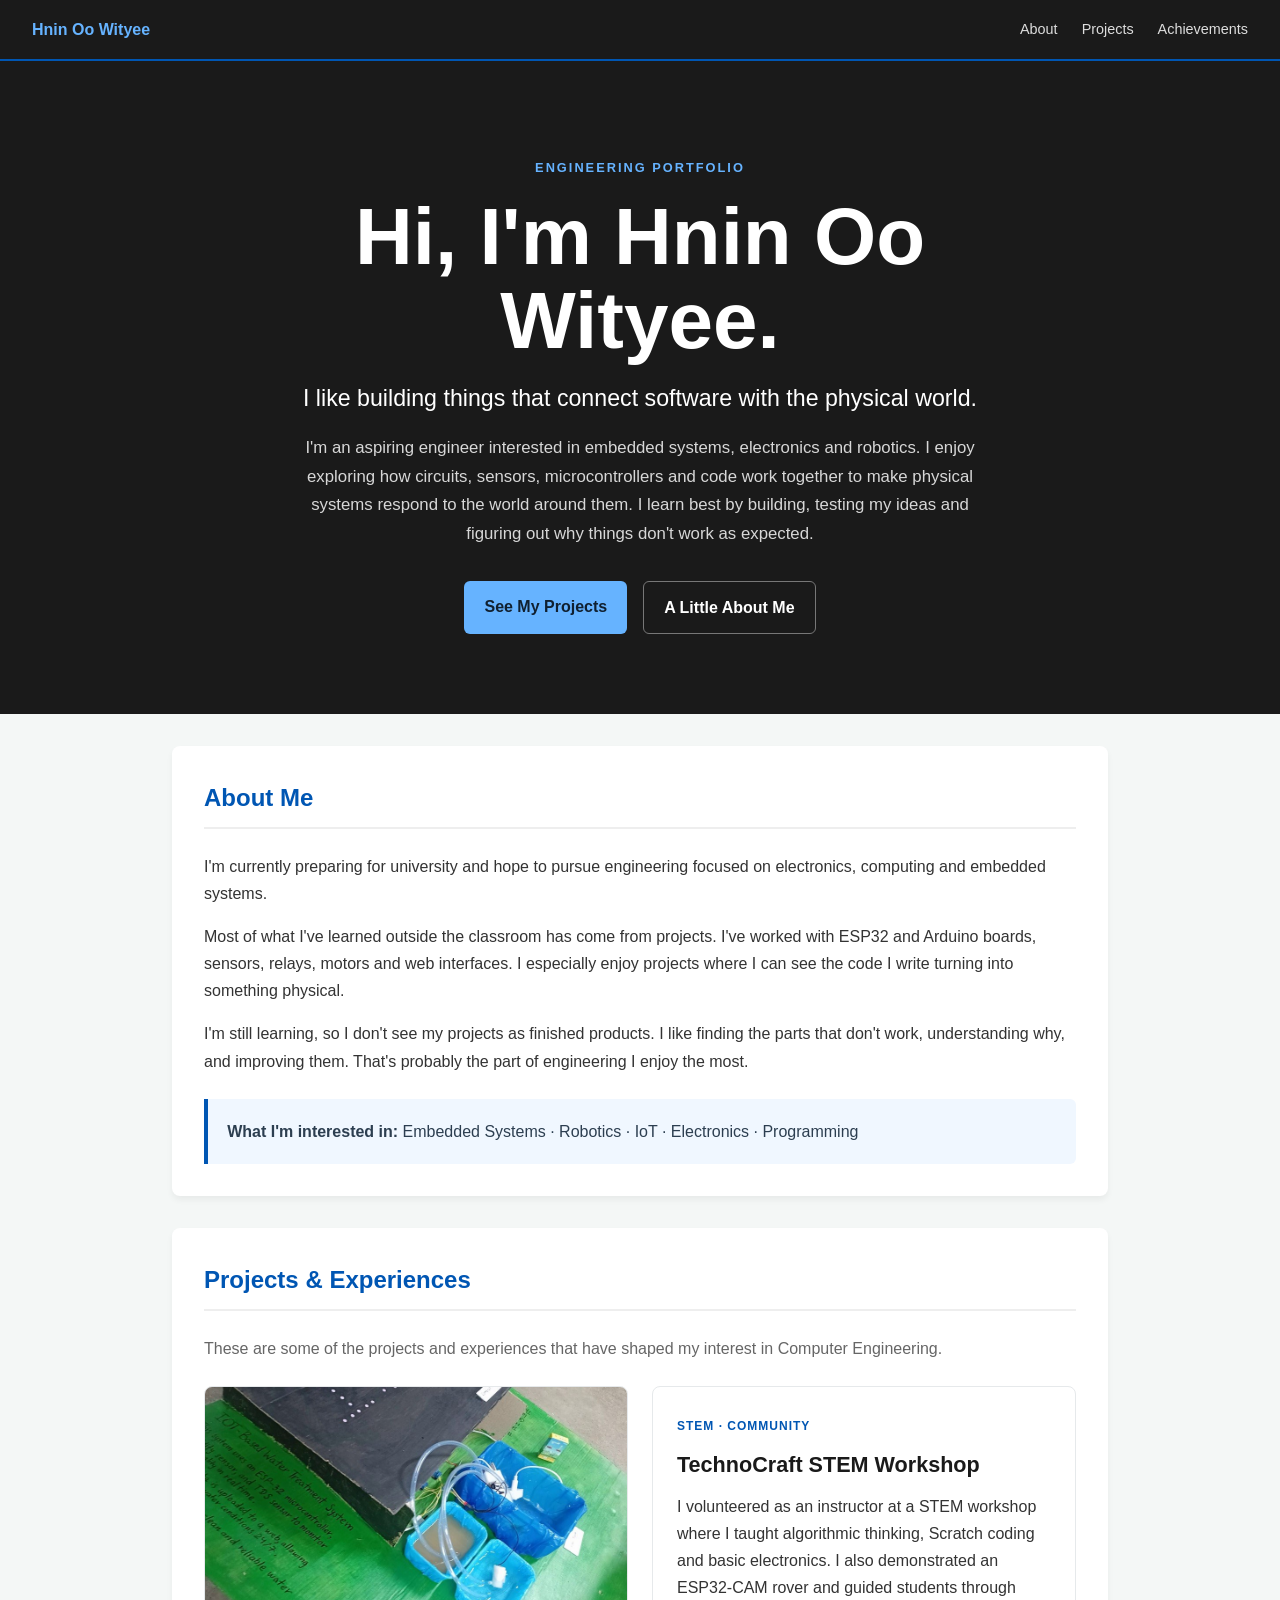
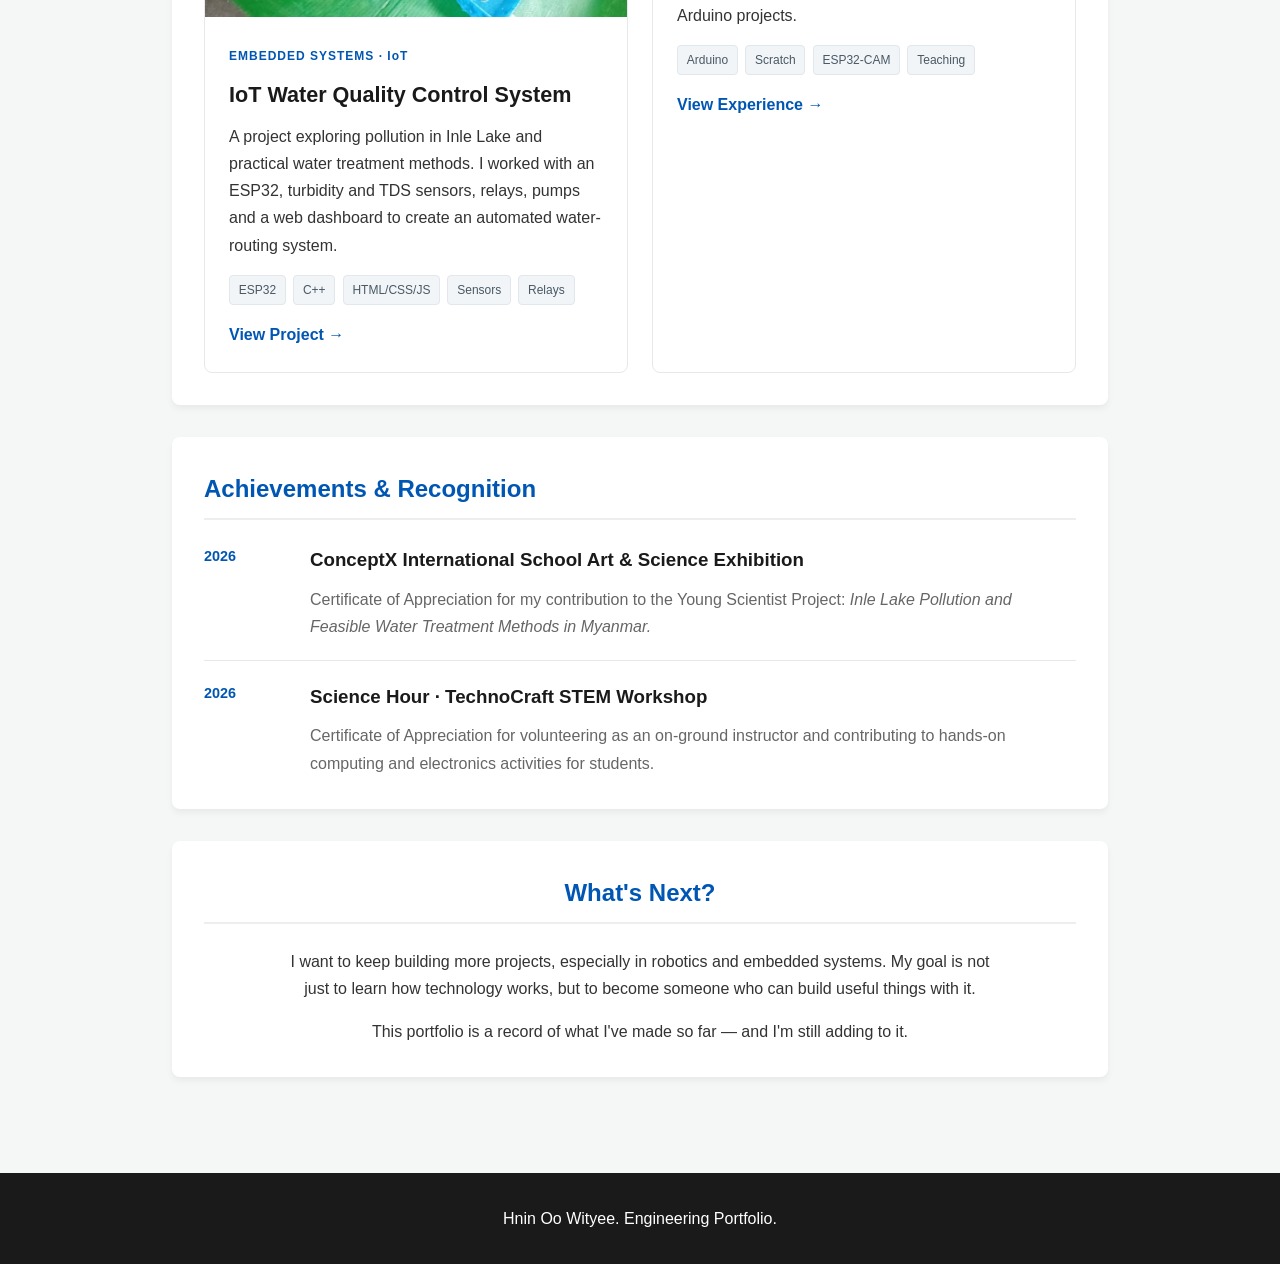
<file: index.html>
<!DOCTYPE html>
<html lang="en">
<head>
<meta charset="UTF-8">
<meta name="viewport" content="width=device-width, initial-scale=1.0">
<title>Hnin Oo Wityee | Computer Engineering Portfolio</title>
<link rel="stylesheet" href="index.css">
</head>
<body>

<nav class="nav-bar">
    <a href="home.html" class="nav-name">Hnin Oo Wityee</a>
    <div class="nav-links">
        <a href="#about">About</a>
        <a href="#projects">Projects</a>
        <a href="#achievements">Achievements</a>
    </div>
</nav>

<header class="hero">
    <div class="hero-content">
        <p class="eyebrow">ENGINEERING PORTFOLIO</p>
        <h1>Hi, I'm Hnin Oo Wityee.</h1>
        <p class="hero-subtitle">I like building things that connect software with the physical world.</p>
        <p class="hero-text">
            I'm an aspiring engineer interested in embedded systems, electronics and robotics. I enjoy 
            exploring how circuits, sensors, microcontrollers and code work together to make physical 
            systems respond to the world around them. I learn best by building, testing my ideas and 
            figuring out why things don't work as expected.
        </p>
        <div class="hero-buttons">
            <a href="#projects" class="button primary-button">See My Projects</a>
            <a href="#about" class="button secondary-button">A Little About Me</a>
        </div>
    </div>
</header>

<main class="container">

<section id="about">
    <h2>About Me</h2>
    <p>
        I'm currently preparing for university and hope to pursue engineering focused on electronics,
        computing and embedded systems.
    </p>
    <p>
        Most of what I've learned outside the classroom has come from projects. I've worked
        with ESP32 and Arduino boards, sensors, relays, motors and web interfaces. I especially
        enjoy projects where I can see the code I write turning into something physical.
    </p>
    <p>
        I'm still learning, so I don't see my projects as finished products. I like finding
        the parts that don't work, understanding why, and improving them. That's probably the
        part of engineering I enjoy the most.
    </p>
    <div class="quote-box">
        <strong>What I'm interested in:</strong>
        Embedded Systems · Robotics · IoT · Electronics · Programming
    </div>
</section>

<section id="projects">
    <h2>Projects & Experiences</h2>
    <p class="section-intro">
        These are some of the projects and experiences that have shaped my interest in Computer Engineering.
    </p>

    <div class="project-grid">
        <article class="project-card">
            <div class="project-image">
                <img src="circuit.jpg" alt="ESP32 water quality control system with sensors, pumps and water tanks">
            </div>
            <div class="project-content">
                <span class="project-tag">EMBEDDED SYSTEMS · IoT</span>
                <h3>IoT Water Quality Control System</h3>
                <p>
                    A project exploring pollution in Inle Lake and practical water treatment methods.
                    I worked with an ESP32, turbidity and TDS sensors, relays, pumps and a web dashboard
                    to create an automated water-routing system.
                </p>
                <div class="tech-tags">
                    <span>ESP32</span><span>C++</span><span>HTML/CSS/JS</span><span>Sensors</span><span>Relays</span>
                </div>
                <a href="inle.html" class="project-link">View Project →</a>
            </div>
        </article>

        <article class="project-card">
            <div class="project-content">
                <span class="project-tag">STEM · COMMUNITY</span>
                <h3>TechnoCraft STEM Workshop</h3>
                <p>
                    I volunteered as an instructor at a STEM workshop where I taught algorithmic
                    thinking, Scratch coding and basic electronics. I also demonstrated an ESP32-CAM
                    rover and guided students through Arduino projects.
                </p>
                <div class="tech-tags">
                    <span>Arduino</span><span>Scratch</span><span>ESP32-CAM</span><span>Teaching</span>
                </div>
                <a href="technocraft.html" class="project-link">View Experience →</a>
            </div>
        </article>
    </div>
</section>



<section id="achievements">
    <h2>Achievements & Recognition</h2>
    <div class="achievement-list">
        <div class="achievement-item">
            <div class="achievement-year">2026</div>
            <div>
                <h3>ConceptX International School Art & Science Exhibition</h3>
                <p>Certificate of Appreciation for my contribution to the Young Scientist Project:
                <em>Inle Lake Pollution and Feasible Water Treatment Methods in Myanmar.</em></p>
            </div>
        </div>
        <div class="achievement-item">
            <div class="achievement-year">2026</div>
            <div>
                <h3>Science Hour · TechnoCraft STEM Workshop</h3>
                <p>Certificate of Appreciation for volunteering as an on-ground instructor and
                contributing to hands-on computing and electronics activities for students.</p>
            </div>
        </div>
    </div>
</section>

<section class="closing-section">
    <h2>What's Next?</h2>
    <p>
        I want to keep building more projects, especially in robotics and embedded systems.
        My goal is not just to learn how technology works, but to become someone who can build useful things with it.
    </p>
    <p>This portfolio is a record of what I've made so far — and I'm still adding to it.</p>
</section>

</main>

<footer>
    <p>Hnin Oo Wityee. Engineering Portfolio.</p>
</footer>
</body>
</html>
</file>
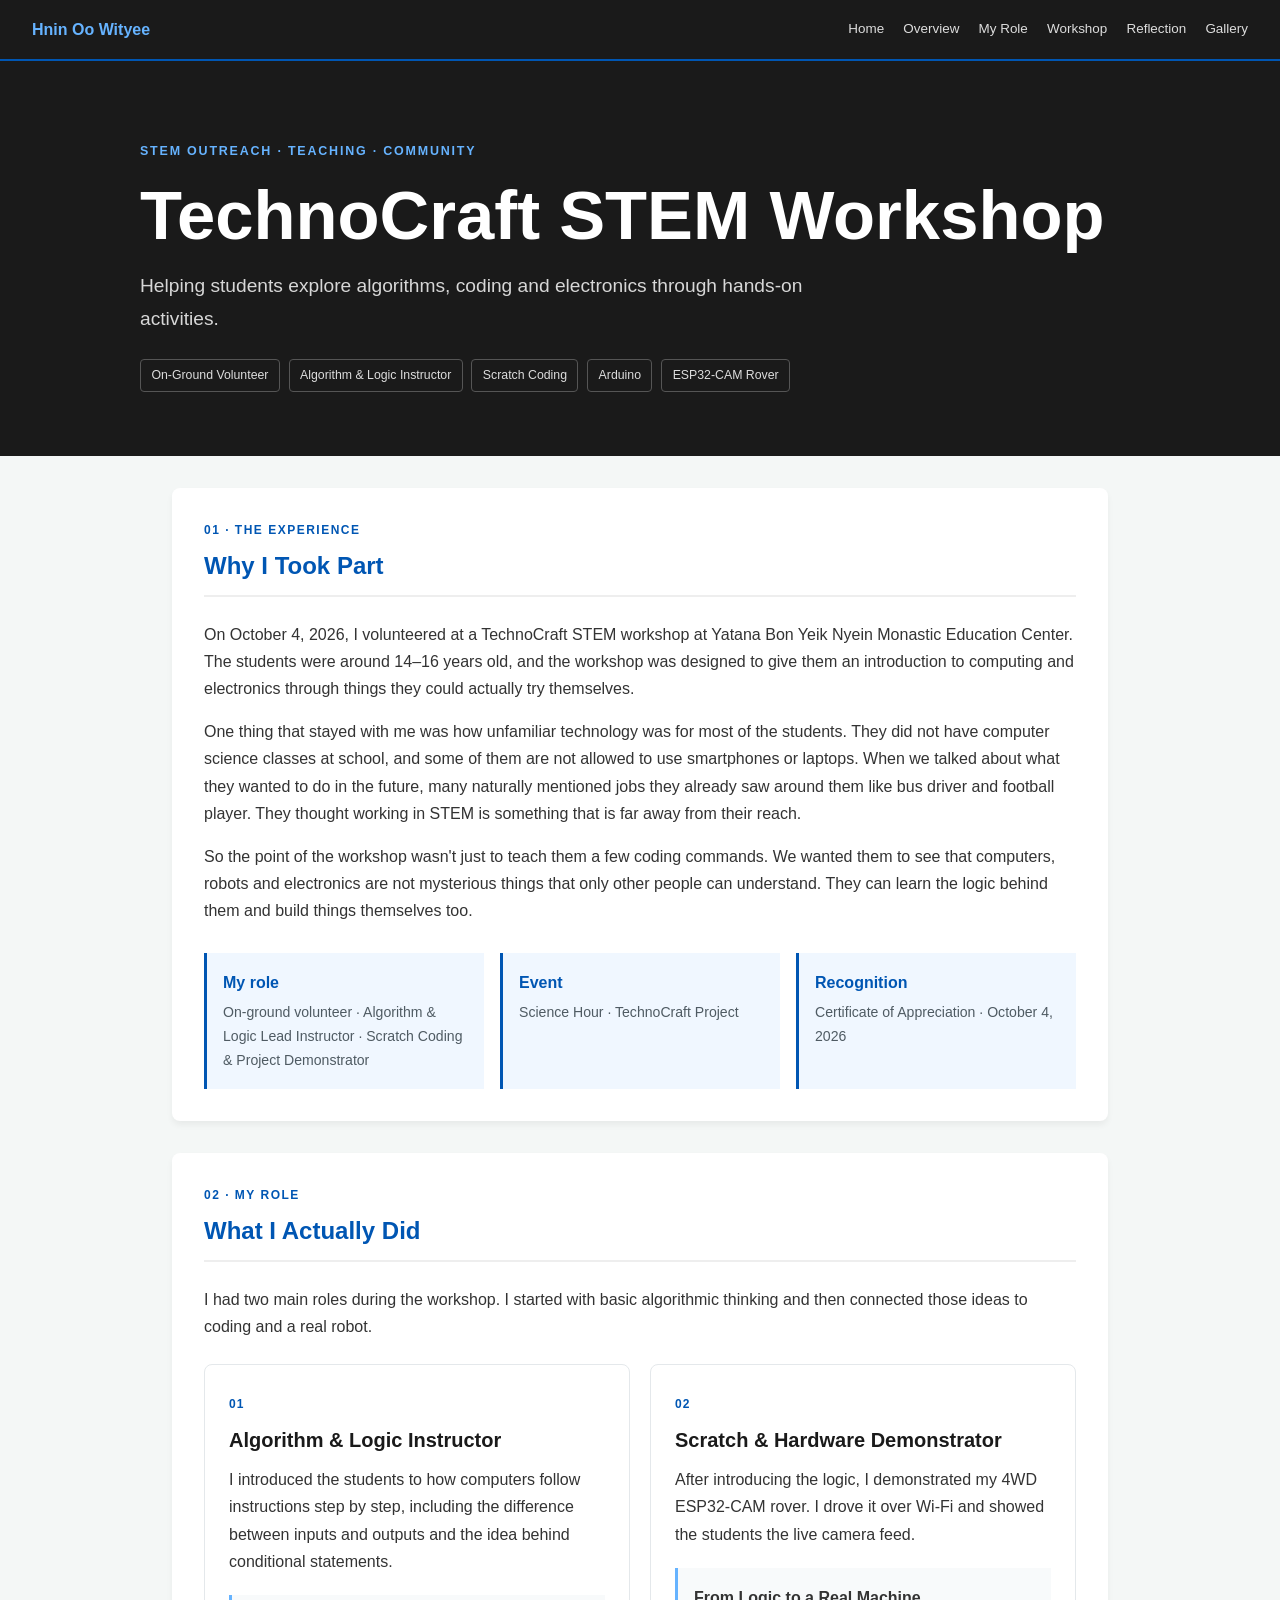
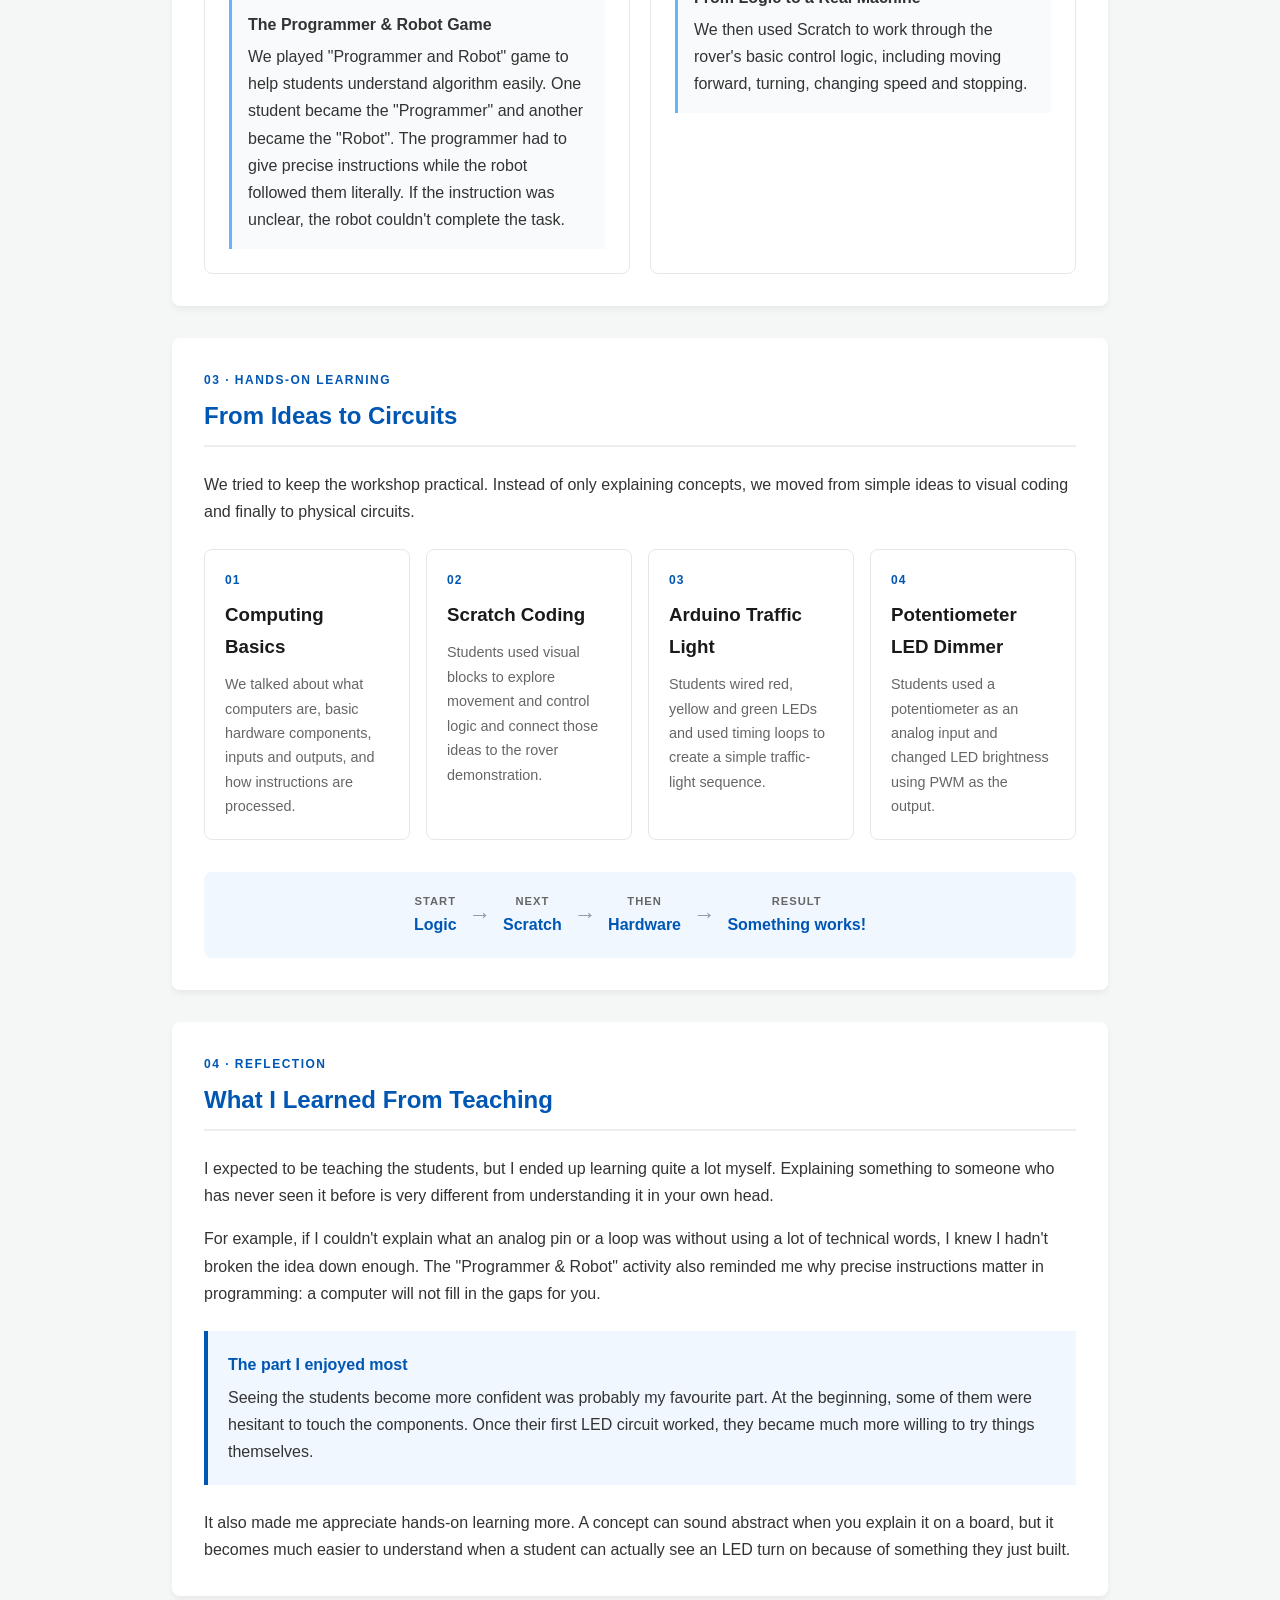
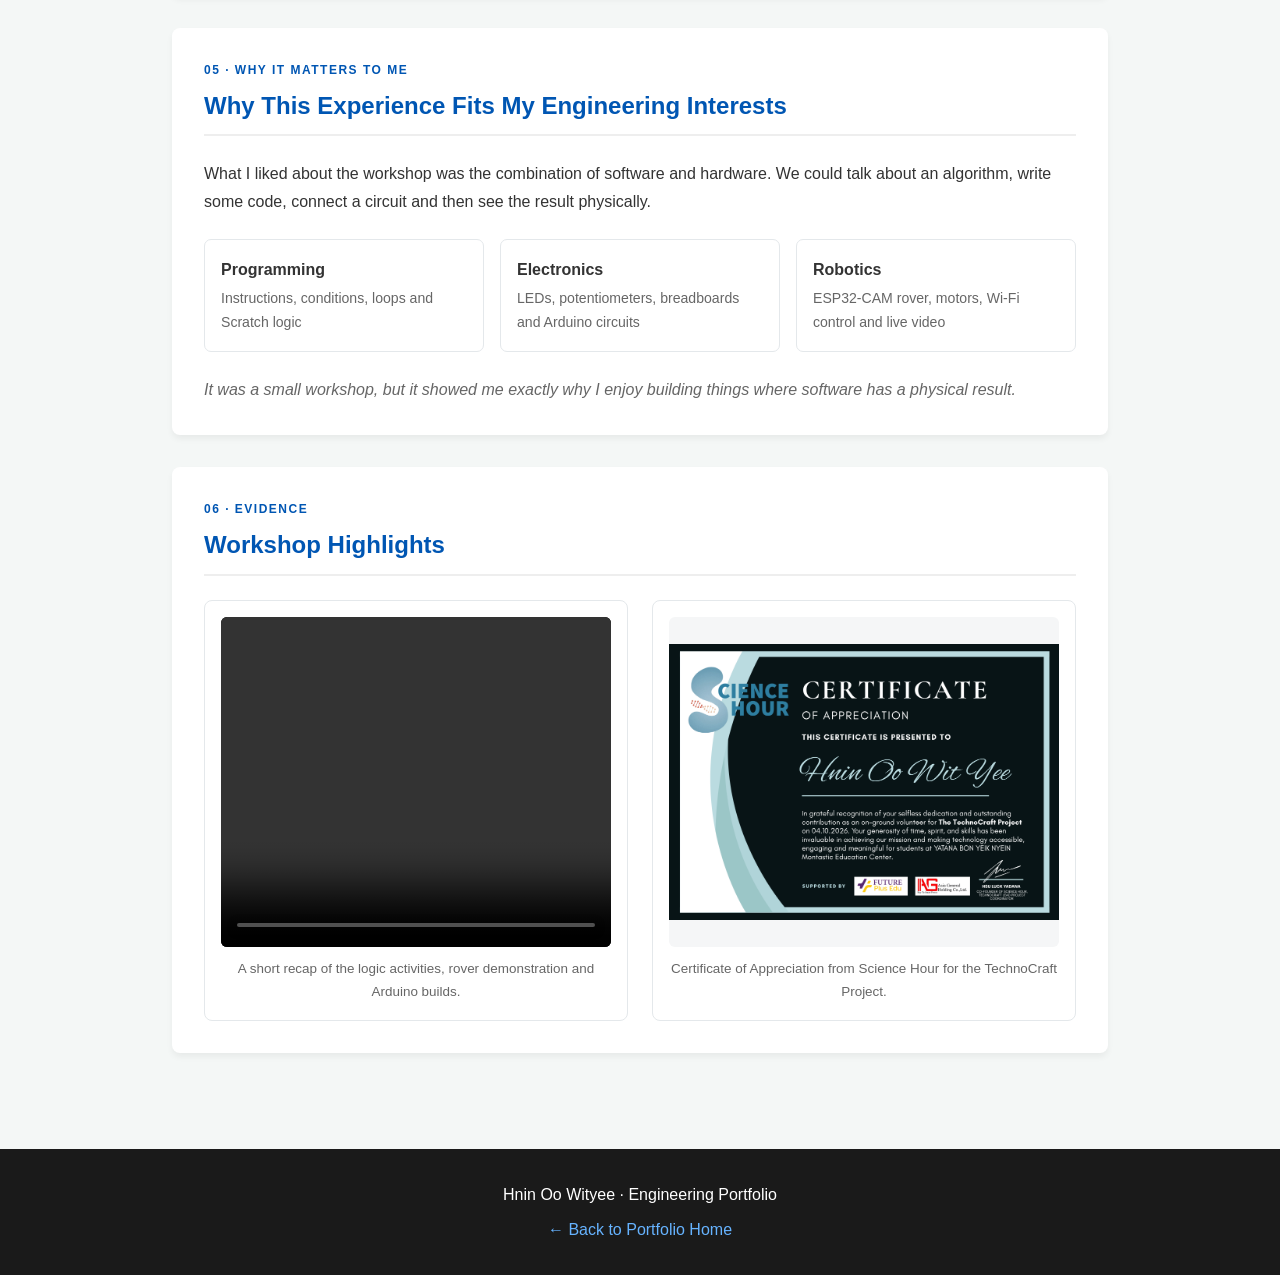
<file: technocraft.html>
<!DOCTYPE html>
<html lang="en">
<head>
    <meta charset="UTF-8">
    <meta name="viewport" content="width=device-width, initial-scale=1.0">
    <title>TechnoCraft STEM Workshop | Hnin Oo Wityee</title>
    <link rel="stylesheet" href="technocraft.css">
</head>

<body>

<nav class="nav-bar">
    <a href="index.html" class="nav-name">Hnin Oo Wityee</a>

    <div class="nav-links">
        <a href="index.html">Home</a>
        <a href="#overview">Overview</a>
        <a href="#role">My Role</a>
        <a href="#workshop">Workshop</a>
        <a href="#reflection">Reflection</a>
        <a href="#gallery">Gallery</a>
    </div>
</nav>

<header class="hero">
    <div class="hero-inner">
        <p class="eyebrow">STEM OUTREACH · TEACHING · COMMUNITY</p>

        <h1>TechnoCraft STEM Workshop</h1>

        <p class="hero-subtitle">
            Helping students explore algorithms, coding and electronics through hands-on activities.
        </p>

        <div class="hero-meta">
            <span>On-Ground Volunteer</span>
            <span>Algorithm & Logic Instructor</span>
            <span>Scratch Coding</span>
            <span>Arduino</span>
            <span>ESP32-CAM Rover</span>
        </div>
    </div>
</header>

<main class="container">

    <!-- Overview -->
    <section id="overview">
        <div class="section-label">01 · THE EXPERIENCE</div>
        <h2>Why I Took Part</h2>

        <p>
            On October 4, 2026, I volunteered at a TechnoCraft STEM workshop at
            Yatana Bon Yeik Nyein Monastic Education Center. The students were around
            14–16 years old, and the workshop was designed to give them an introduction
            to computing and electronics through things they could actually try themselves.
        </p>

        <p>
            One thing that stayed with me was how unfamiliar technology was for most of
            the students. They did not have computer science classes at school, and some
            of them are not allowed to use smartphones or laptops. When we talked about what they
            wanted to do in the future, many naturally mentioned jobs they already saw
            around them like bus driver and football player. They thought working in STEM
            is something that is far away from their reach.
        </p>

        <p>
            So the point of the workshop wasn't just to teach them a few coding commands.
            We wanted them to see that computers, robots and electronics are not mysterious
            things that only other people can understand. They can learn the logic behind
            them and build things themselves too.
        </p>

        <div class="recognition-box">
            <div>
                <strong>My role</strong>
                <span>On-ground volunteer · Algorithm & Logic Lead Instructor · Scratch Coding & Project Demonstrator</span>
            </div>

            <div>
                <strong>Event</strong>
                <span>Science Hour · TechnoCraft Project</span>
            </div>

            <div>
                <strong>Recognition</strong>
                <span>Certificate of Appreciation · October 4, 2026</span>
            </div>
        </div>
    </section>

    <!-- My role -->
    <section id="role">
        <div class="section-label">02 · MY ROLE</div>
        <h2>What I Actually Did</h2>

        <p>
            I had two main roles during the workshop. I started with basic algorithmic
            thinking and then connected those ideas to coding and a real robot.
        </p>

        <div class="role-grid">

            <article class="role-card">
                <span class="role-number">01</span>
                <h3>Algorithm & Logic Instructor</h3>

                <p>
                    I introduced the students to how computers follow instructions step
                    by step, including the difference between inputs and outputs and the
                    idea behind conditional statements.
                </p>

                <div class="activity">
                    <strong>The Programmer & Robot Game</strong>
                    <p>
                        We played "Programmer and Robot" game to help students understand algorithm
                        easily. One student became the "Programmer" and another became the "Robot".
                        The programmer had to give precise instructions while the robot
                        followed them literally. If the instruction was unclear, the robot
                        couldn't complete the task.
                    </p>
                </div>
            </article>

            <article class="role-card">
                <span class="role-number">02</span>
                <h3>Scratch & Hardware Demonstrator</h3>

                <p>
                    After introducing the logic, I demonstrated my 4WD ESP32-CAM rover.
                    I drove it over Wi-Fi and showed the students the live camera feed.
                </p>

                <div class="activity">
                    <strong>From Logic to a Real Machine</strong>
                    <p>
                        We then used Scratch to work through the rover's basic control
                        logic, including moving forward, turning, changing speed and
                        stopping.
                    </p>
                </div>
            </article>

        </div>
    </section>

    <!-- Workshop -->
    <section id="workshop">
        <div class="section-label">03 · HANDS-ON LEARNING</div>
        <h2>From Ideas to Circuits</h2>

        <p>
            We tried to keep the workshop practical. Instead of only explaining concepts,
            we moved from simple ideas to visual coding and finally to physical circuits.
        </p>

        <div class="workshop-grid">

            <div class="workshop-card">
                <div class="card-number">01</div>
                <h3>Computing Basics</h3>
                <p>
                    We talked about what computers are, basic hardware components,
                    inputs and outputs, and how instructions are processed.
                </p>
            </div>

            <div class="workshop-card">
                <div class="card-number">02</div>
                <h3>Scratch Coding</h3>
                <p>
                    Students used visual blocks to explore movement and control logic
                    and connect those ideas to the rover demonstration.
                </p>
            </div>

            <div class="workshop-card">
                <div class="card-number">03</div>
                <h3>Arduino Traffic Light</h3>
                <p>
                    Students wired red, yellow and green LEDs and used timing loops
                    to create a simple traffic-light sequence.
                </p>
            </div>

            <div class="workshop-card">
                <div class="card-number">04</div>
                <h3>Potentiometer LED Dimmer</h3>
                <p>
                    Students used a potentiometer as an analog input and changed
                    LED brightness using PWM as the output.
                </p>
            </div>

        </div>

        <div class="learning-flow">
            <div>
                <span>START</span>
                <strong>Logic</strong>
            </div>
            <div class="arrow">→</div>
            <div>
                <span>NEXT</span>
                <strong>Scratch</strong>
            </div>
            <div class="arrow">→</div>
            <div>
                <span>THEN</span>
                <strong>Hardware</strong>
            </div>
            <div class="arrow">→</div>
            <div>
                <span>RESULT</span>
                <strong>Something works!</strong>
            </div>
        </div>
    </section>

    <!-- What I learned -->
    <section id="reflection">
        <div class="section-label">04 · REFLECTION</div>
        <h2>What I Learned From Teaching</h2>

        <p>
            I expected to be teaching the students, but I ended up learning quite a lot
            myself. Explaining something to someone who has never seen it before is very
            different from understanding it in your own head.
        </p>

        <p>
            For example, if I couldn't explain what an analog pin or a loop was without
            using a lot of technical words, I knew I hadn't broken the idea down enough.
            The "Programmer & Robot" activity also reminded me why precise instructions
            matter in programming: a computer will not fill in the gaps for you.
        </p>

        <div class="reflection-highlight">
            <strong>The part I enjoyed most</strong>
            <p>
                Seeing the students become more confident was probably my favourite part.
                At the beginning, some of them were hesitant to touch the components.
                Once their first LED circuit worked, they became much more willing to
                try things themselves.
            </p>
        </div>

        <p>
            It also made me appreciate hands-on learning more. A concept can sound abstract
            when you explain it on a board, but it becomes much easier to understand when
            a student can actually see an LED turn on because of something they just built.
        </p>
    </section>

    <!-- Engineering connection -->
    <section id="engineering">
        <div class="section-label">05 · WHY IT MATTERS TO ME</div>
        <h2>Why This Experience Fits My Engineering Interests</h2>

        <p>
            What I liked about the workshop was the combination of software and hardware.
            We could talk about an algorithm, write some code, connect a circuit and then
            see the result physically.
        </p>

        <div class="connection-grid">
            <div>
                <strong>Programming</strong>
                <span>Instructions, conditions, loops and Scratch logic</span>
            </div>

            <div>
                <strong>Electronics</strong>
                <span>LEDs, potentiometers, breadboards and Arduino circuits</span>
            </div>

            <div>
                <strong>Robotics</strong>
                <span>ESP32-CAM rover, motors, Wi-Fi control and live video</span>
            </div>
        </div>

        <p class="closing-note">
            It was a small workshop, but it showed me exactly why I enjoy building things
            where software has a physical result.
        </p>
    </section>

    <!-- Gallery -->
    <section id="gallery">
        <div class="section-label">06 · EVIDENCE</div>
        <h2>Workshop Highlights</h2>

        <div class="media-grid">

            <figure class="media-card video-card">
                <video controls>
                    <source src="technocraft.mp4" type="video/mp4">
                    Your browser does not support the video tag.
                </video>

                <figcaption>
                    A short recap of the logic activities, rover demonstration and Arduino builds.
                </figcaption>
            </figure>

            <figure class="media-card certificate-card">
                <img
                    src="technocraft_certificate.png"
                    alt="Certificate of Appreciation for Hnin Oo Wityee from Science Hour"
                >

                <figcaption>
                    Certificate of Appreciation from Science Hour for the TechnoCraft Project.
                </figcaption>
            </figure>

        </div>
    </section>

</main>

<footer>
    <p>Hnin Oo Wityee · Engineering Portfolio</p>
    <a href="index.html">← Back to Portfolio Home</a>
</footer>

</body>
</html>
</file>
<file: index.css>
:root {
    --primary-color: #0056b3;
    --secondary-color: #1a1a1a;
    --bg-color: #f4f7f6;
    --text-color: #333;
    --muted-color: #666;
    --card-bg: #fff;
    --accent-color: #66b3ff;
    --border-color: #e6e9eb;
}
* { margin:0; padding:0; box-sizing:border-box; font-family:'Segoe UI',Tahoma,Geneva,Verdana,sans-serif; }
html { scroll-behavior:smooth; }
body { background:var(--bg-color); color:var(--text-color); line-height:1.7; }
.nav-bar { background:var(--secondary-color); padding:1rem 2rem; display:flex; justify-content:space-between; align-items:center; border-bottom:2px solid var(--primary-color); position:sticky; top:0; z-index:10; }
.nav-name { color:var(--accent-color); text-decoration:none; font-weight:700; }
.nav-links { display:flex; gap:1.5rem; }
.nav-links a { color:#ddd; text-decoration:none; font-size:.9rem; }
.nav-links a:hover { color:var(--accent-color); }
.hero { background:var(--secondary-color); color:#fff; padding:6rem 2rem 5rem; text-align:center; }
.hero-content { max-width:850px; margin:auto; }
.eyebrow { color:var(--accent-color); font-size:.8rem; font-weight:700; letter-spacing:2px; margin-bottom:1rem; }
.hero h1 { font-size:clamp(3rem,8vw,5rem); line-height:1.05; margin-bottom:1rem; }
.hero-subtitle { font-size:1.45rem; margin-bottom:1rem; }
.hero-text { max-width:680px; margin:auto; color:#d7d7d7; font-size:1.05rem; }
.hero-buttons { display:flex; justify-content:center; gap:1rem; flex-wrap:wrap; margin-top:2rem; }
.button { display:inline-block; padding:.75rem 1.25rem; border-radius:6px; text-decoration:none; font-weight:600; transition:.2s; }
.primary-button { background:var(--accent-color); color:#102030; }
.secondary-button { border:1px solid #777; color:#fff; }
.button:hover { transform:translateY(-2px); }
.container { max-width:1000px; margin:auto; padding:2rem; }
section { background:var(--card-bg); margin-bottom:2rem; padding:2rem; border-radius:8px; box-shadow:0 4px 6px rgba(0,0,0,.05); }
h2 { color:var(--primary-color); border-bottom:2px solid #eee; padding-bottom:.5rem; margin-bottom:1.5rem; }
h3 { color:var(--secondary-color); margin-bottom:.6rem; }
section p + p { margin-top:1rem; }
.section-intro { color:var(--muted-color); }
.quote-box { background:#f0f7ff; border-left:4px solid var(--primary-color); padding:1.2rem; margin-top:1.5rem; border-radius:0 6px 6px 0; color:#2c3e50; }
.project-grid { display:grid; grid-template-columns:repeat(auto-fit,minmax(300px,1fr)); gap:1.5rem; margin-top:1.5rem; }
.project-card { border:1px solid var(--border-color); border-radius:8px; overflow:hidden; background:#fff; display:flex; flex-direction:column; transition:.2s; }
.project-card:hover { transform:translateY(-3px); box-shadow:0 8px 18px rgba(0,0,0,.08); }
.project-image { height:230px; background:#eef2f4; overflow:hidden; }
.project-image img { width:100%; height:100%; object-fit:cover; }
.project-content { padding:1.5rem; flex:1; }
.project-tag { color:var(--primary-color); font-size:.75rem; font-weight:700; letter-spacing:1px; }
.project-content h3 { margin-top:.5rem; font-size:1.35rem; }
.tech-tags { display:flex; flex-wrap:wrap; gap:.45rem; margin:1rem 0; }
.tech-tags span { background:#f1f5f8; border:1px solid #e1e7eb; color:#4a5964; padding:.25rem .55rem; border-radius:4px; font-size:.75rem; }
.project-link { color:var(--primary-color); text-decoration:none; font-weight:700; }
.project-link:hover { text-decoration:underline; }
.skills-grid { display:grid; grid-template-columns:repeat(auto-fit,minmax(220px,1fr)); gap:1.5rem; }
.skill-group { border-left:3px solid var(--primary-color); padding-left:1rem; }
.skill-group ul { list-style:none; }
.skill-group li { margin-bottom:.35rem; }
.achievement-list { display:flex; flex-direction:column; gap:1.25rem; }
.achievement-item { display:grid; grid-template-columns:90px 1fr; gap:1rem; padding-bottom:1.25rem; border-bottom:1px solid var(--border-color); }
.achievement-item:last-child { border-bottom:none; padding-bottom:0; }
.achievement-year { color:var(--primary-color); font-weight:700; font-size:.9rem; }
.achievement-item p { color:var(--muted-color); }
.closing-section { text-align:center; }
.closing-section p { max-width:720px; margin-left:auto; margin-right:auto; }
footer { text-align:center; padding:2rem; background:var(--secondary-color); color:#fff; margin-top:2rem; }
@media(max-width:650px) {
    .nav-bar { padding:.9rem 1rem; }
    .nav-links { gap:.7rem; }
    .nav-links a { font-size:.75rem; }
    .hero { padding:4.5rem 1.5rem 4rem; }
    .hero-subtitle { font-size:1.2rem; }
    .container { padding:1rem; }
    section { padding:1.4rem; }
    .achievement-item { grid-template-columns:1fr; gap:.25rem; }
}
</file>
<file: technocraft.css>
:root {
    --primary-color: #0056b3;
    --secondary-color: #1a1a1a;
    --bg-color: #f4f7f6;
    --text-color: #333;
    --muted-color: #666;
    --card-bg: #ffffff;
    --accent-color: #66b3ff;
    --border-color: #e4e8eb;
    --soft-blue: #f0f7ff;
}

* {
    margin: 0;
    padding: 0;
    box-sizing: border-box;
    font-family: 'Segoe UI', Tahoma, Geneva, Verdana, sans-serif;
}

html {
    scroll-behavior: smooth;
}

body {
    background: var(--bg-color);
    color: var(--text-color);
    line-height: 1.7;
}

/* Navigation */
.nav-bar {
    background: var(--secondary-color);
    padding: 1rem 2rem;
    display: flex;
    justify-content: space-between;
    align-items: center;
    gap: 1rem;
    border-bottom: 2px solid var(--primary-color);
    position: sticky;
    top: 0;
    z-index: 10;
}

.nav-name {
    color: var(--accent-color);
    text-decoration: none;
    font-weight: 700;
    white-space: nowrap;
}

.nav-links {
    display: flex;
    gap: 1.2rem;
    flex-wrap: wrap;
    justify-content: flex-end;
}

.nav-links a {
    color: #ddd;
    text-decoration: none;
    font-size: 0.84rem;
}

.nav-links a:hover {
    color: var(--accent-color);
}

/* Hero */
.hero {
    background: var(--secondary-color);
    color: white;
    padding: 5rem 2rem 4rem;
}

.hero-inner {
    max-width: 1000px;
    margin: 0 auto;
}

.eyebrow {
    color: var(--accent-color);
    font-size: 0.78rem;
    font-weight: 700;
    letter-spacing: 1.8px;
    margin-bottom: 1rem;
}

.hero h1 {
    font-size: clamp(2.5rem, 6vw, 4.3rem);
    line-height: 1.1;
    margin-bottom: 1rem;
}

.hero-subtitle {
    color: #d7d7d7;
    font-size: 1.2rem;
    max-width: 700px;
}

.hero-meta {
    display: flex;
    flex-wrap: wrap;
    gap: 0.55rem;
    margin-top: 1.5rem;
}

.hero-meta span {
    border: 1px solid #555;
    color: #ddd;
    border-radius: 4px;
    padding: 0.3rem 0.65rem;
    font-size: 0.77rem;
}

/* Layout */
.container {
    max-width: 1000px;
    margin: 0 auto;
    padding: 2rem;
}

section {
    background: var(--card-bg);
    margin-bottom: 2rem;
    padding: 2rem;
    border-radius: 8px;
    box-shadow: 0 4px 6px rgba(0, 0, 0, 0.05);
}

section p + p {
    margin-top: 1rem;
}

.section-label {
    color: var(--primary-color);
    font-size: 0.75rem;
    font-weight: 700;
    letter-spacing: 1.5px;
    margin-bottom: 0.35rem;
}

h2 {
    color: var(--primary-color);
    border-bottom: 2px solid #eee;
    padding-bottom: 0.5rem;
    margin-bottom: 1.5rem;
}

h3 {
    color: var(--secondary-color);
    margin-bottom: 0.6rem;
}

p {
    max-width: 900px;
}

/* Recognition */
.recognition-box {
    display: grid;
    grid-template-columns: repeat(3, 1fr);
    gap: 1rem;
    margin-top: 1.75rem;
}

.recognition-box > div {
    background: var(--soft-blue);
    border-left: 3px solid var(--primary-color);
    padding: 1rem;
}

.recognition-box strong,
.recognition-box span {
    display: block;
}

.recognition-box strong {
    color: var(--primary-color);
    margin-bottom: 0.35rem;
}

.recognition-box span {
    color: #4f5b63;
    font-size: 0.88rem;
}

/* Roles */
.role-grid {
    display: grid;
    grid-template-columns: repeat(2, 1fr);
    gap: 1.25rem;
    margin-top: 1.5rem;
}

.role-card {
    border: 1px solid var(--border-color);
    border-radius: 8px;
    padding: 1.5rem;
    position: relative;
}

.role-number {
    display: inline-block;
    color: var(--primary-color);
    font-size: 0.75rem;
    font-weight: 800;
    letter-spacing: 1px;
    margin-bottom: 0.5rem;
}

.role-card h3 {
    font-size: 1.25rem;
}

.activity {
    background: #f8fafb;
    border-left: 3px solid var(--accent-color);
    padding: 1rem;
    margin-top: 1.25rem;
}

.activity strong {
    display: block;
    margin-bottom: 0.3rem;
}

/* Workshop cards */
.workshop-grid {
    display: grid;
    grid-template-columns: repeat(4, 1fr);
    gap: 1rem;
    margin-top: 1.5rem;
}

.workshop-card {
    border: 1px solid var(--border-color);
    border-radius: 8px;
    padding: 1.25rem;
}

.card-number {
    color: var(--primary-color);
    font-size: 0.75rem;
    font-weight: 800;
    letter-spacing: 1px;
    margin-bottom: 0.5rem;
}

.workshop-card p {
    color: var(--muted-color);
    font-size: 0.9rem;
}

.learning-flow {
    display: flex;
    align-items: center;
    justify-content: center;
    gap: 0.75rem;
    flex-wrap: wrap;
    margin-top: 2rem;
    padding: 1.25rem;
    background: var(--soft-blue);
    border-radius: 8px;
}

.learning-flow div:not(.arrow) {
    text-align: center;
}

.learning-flow span,
.learning-flow strong {
    display: block;
}

.learning-flow span {
    color: var(--muted-color);
    font-size: 0.7rem;
    font-weight: 700;
    letter-spacing: 1px;
}

.learning-flow strong {
    color: var(--primary-color);
}

.arrow {
    color: #8b9aa5;
    font-size: 1.4rem;
}

/* Reflection */
.reflection-highlight {
    margin: 1.5rem 0;
    background: var(--soft-blue);
    border-left: 4px solid var(--primary-color);
    padding: 1.25rem;
}

.reflection-highlight strong {
    color: var(--primary-color);
}

.reflection-highlight p {
    margin-top: 0.35rem;
}

/* Engineering connection */
.connection-grid {
    display: grid;
    grid-template-columns: repeat(3, 1fr);
    gap: 1rem;
    margin: 1.5rem 0;
}

.connection-grid > div {
    border: 1px solid var(--border-color);
    padding: 1rem;
    border-radius: 7px;
}

.connection-grid strong,
.connection-grid span {
    display: block;
}

.connection-grid strong {
    margin-bottom: 0.25rem;
}

.connection-grid span {
    color: var(--muted-color);
    font-size: 0.88rem;
}

.closing-note {
    color: var(--muted-color);
    font-style: italic;
}

/* Media */
.media-grid {
    display: grid;
    grid-template-columns: repeat(2, 1fr);
    gap: 1.5rem;
    margin-top: 1.5rem;
}

.media-card {
    border: 1px solid var(--border-color);
    border-radius: 8px;
    padding: 1rem;
    background: #fff;
}

.media-card video,
.media-card img {
    width: 100%;
    height: 330px;
    display: block;
    object-fit: contain;
    background: #f5f6f7;
    border-radius: 6px;
}

.media-card video {
    background: #000;
}

.media-card figcaption {
    text-align: center;
    color: var(--muted-color);
    font-size: 0.84rem;
    margin-top: 0.7rem;
}

/* Footer */
/* Footer */
footer {
    display: flex;
    flex-direction: column;
    align-items: center;
    justify-content: center;
    padding: 2rem;
    background: var(--secondary-color);
    color: white;
    margin-top: 2rem;
    text-align: center;
}

footer a {
    display: inline-block;
    margin-top: 0.5rem;
    color: var(--accent-color);
    text-decoration: none;
}

footer a:hover {
    text-decoration: underline;
}

/* Mobile */
@media (max-width: 800px) {
    .nav-bar {
        align-items: flex-start;
        flex-direction: column;
        padding: 0.9rem 1rem;
    }

    .nav-links {
        justify-content: flex-start;
    }

    .recognition-box,
    .role-grid,
    .connection-grid,
    .media-grid {
        grid-template-columns: 1fr;
    }

    .workshop-grid {
        grid-template-columns: repeat(2, 1fr);
    }
}

@media (max-width: 520px) {
    .hero {
        padding: 4rem 1.4rem;
    }

    .hero h1 {
        font-size: 2.6rem;
    }

    .container {
        padding: 1rem;
    }

    section {
        padding: 1.4rem;
    }

    .workshop-grid {
        grid-template-columns: 1fr;
    }

    .learning-flow {
        align-items: stretch;
        flex-direction: column;
    }

    .arrow {
        transform: rotate(90deg);
        text-align: center;
    }

    .media-card video,
    .media-card img {
        height: auto;
        max-height: 450px;
    }
}
</file>
